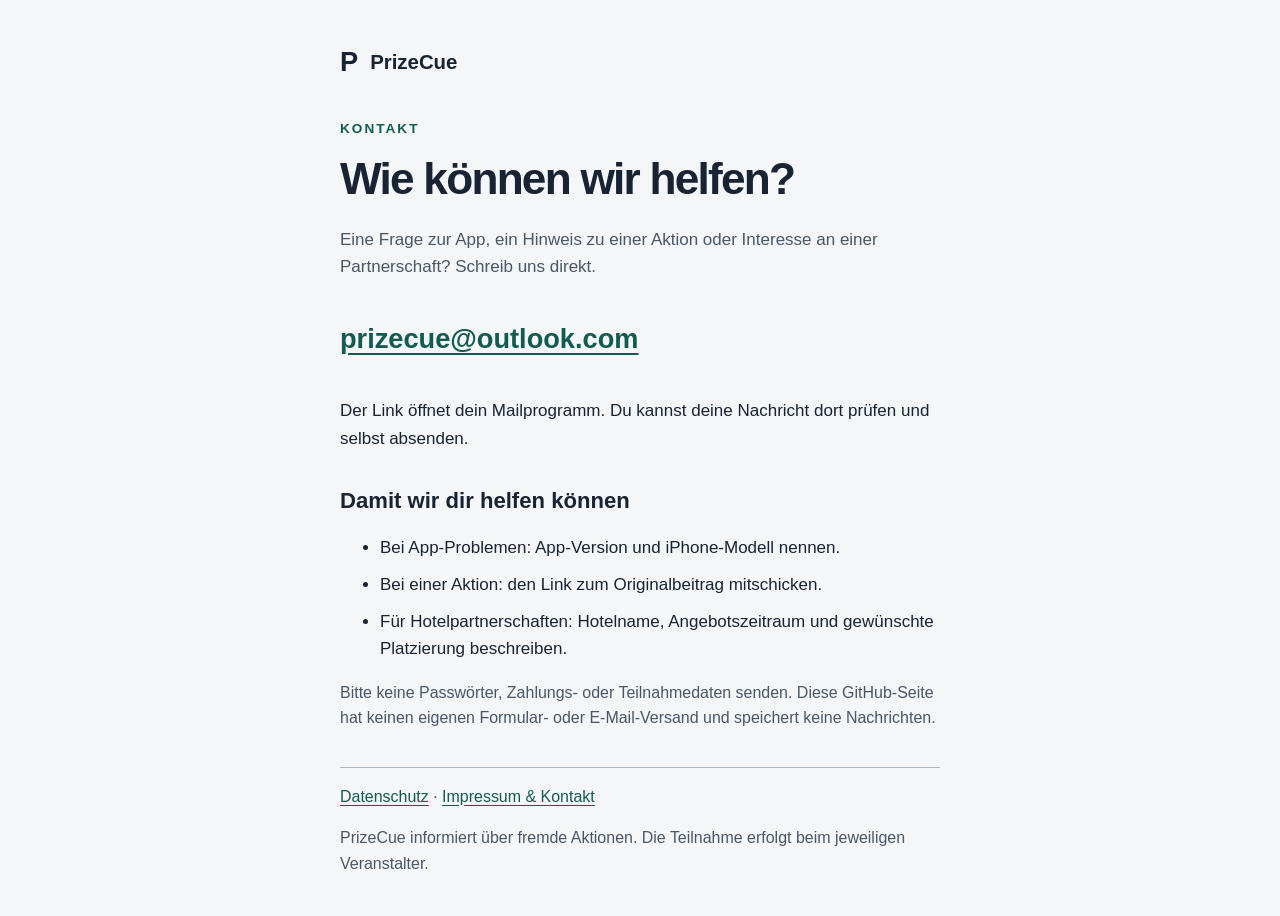
<file: index.html>
<!doctype html>
<html lang="de"><head><meta charset="utf-8"><meta name="viewport" content="width=device-width,initial-scale=1"><meta name="referrer" content="no-referrer"><meta name="color-scheme" content="light dark"><title>Kontakt · PrizeCue</title><link rel="stylesheet" href="style.css"></head>
<body><main><a class="brand" href="./">P<span>PrizeCue</span></a><p class="eyebrow">KONTAKT</p><h1>Wie können wir helfen?</h1><p class="intro">Eine Frage zur App, ein Hinweis zu einer Aktion oder Interesse an einer Partnerschaft? Schreib uns direkt.</p>
<a class="email" href="mailto:prizecue@outlook.com">prizecue@outlook.com</a>
<p>Der Link öffnet dein Mailprogramm. Du kannst deine Nachricht dort prüfen und selbst absenden.</p>
<h2>Damit wir dir helfen können</h2><ul><li>Bei App-Problemen: App-Version und iPhone-Modell nennen.</li><li>Bei einer Aktion: den Link zum Originalbeitrag mitschicken.</li><li>Für Hotelpartnerschaften: Hotelname, Angebotszeitraum und gewünschte Platzierung beschreiben.</li></ul>
<p class="privacy">Bitte keine Passwörter, Zahlungs- oder Teilnahmedaten senden. Diese GitHub-Seite hat keinen eigenen Formular- oder E-Mail-Versand und speichert keine Nachrichten.</p>
<footer><a href="datenschutz.html">Datenschutz</a> · <a href="impressum.html">Impressum & Kontakt</a><p>PrizeCue informiert über fremde Aktionen. Die Teilnahme erfolgt beim jeweiligen Veranstalter.</p></footer></main></body></html>
</file>
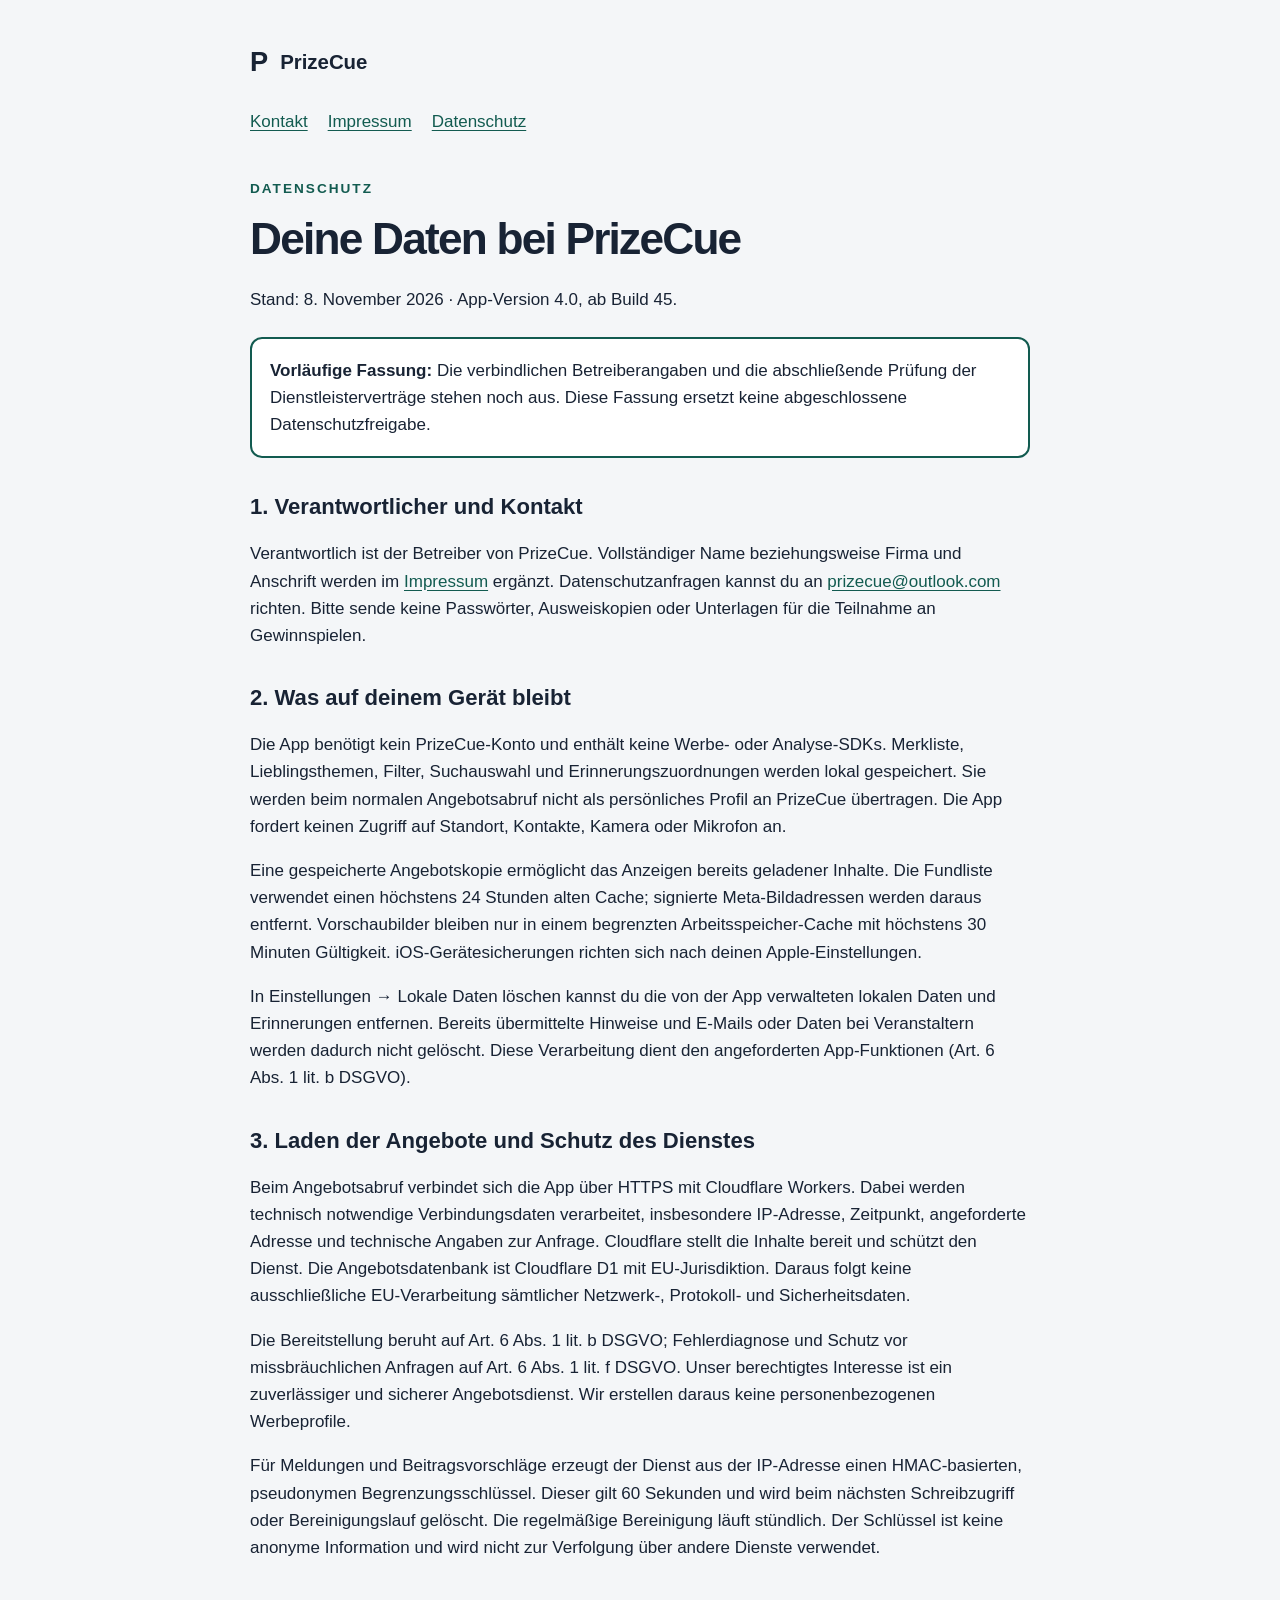
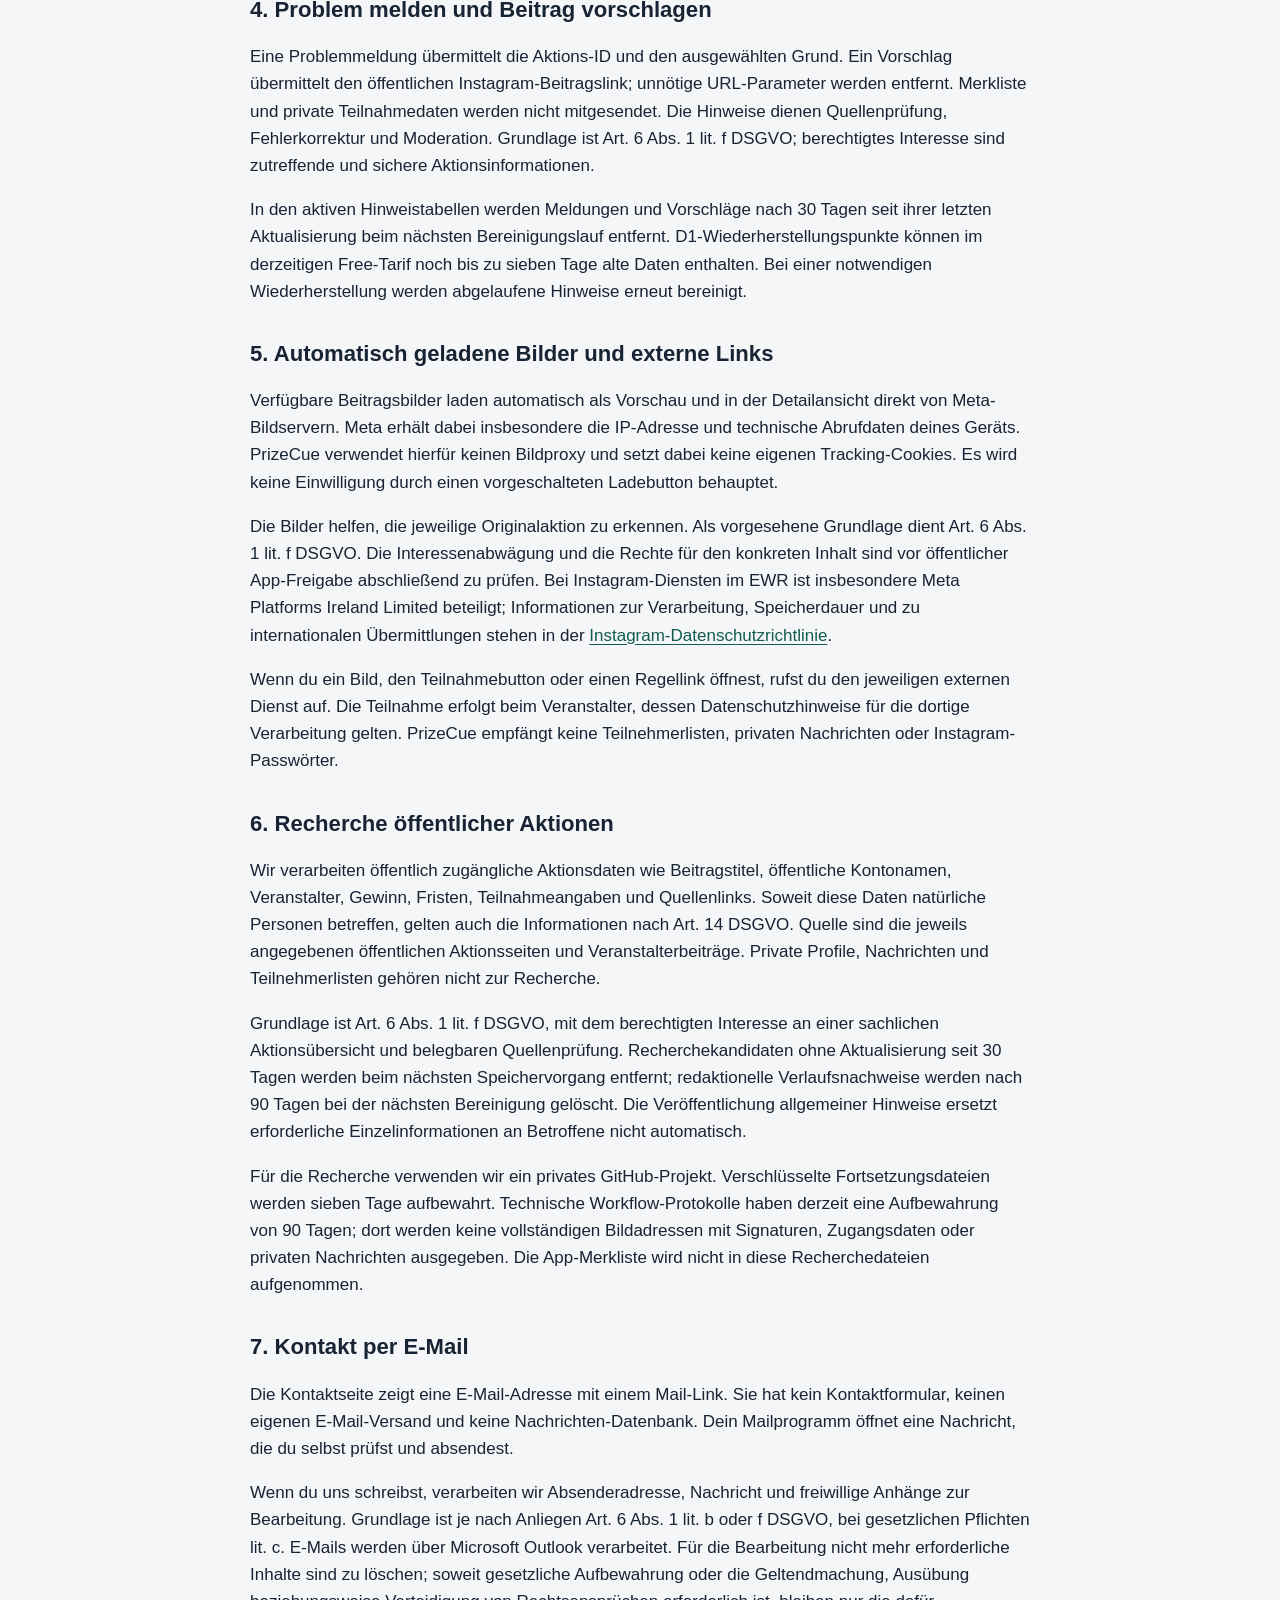
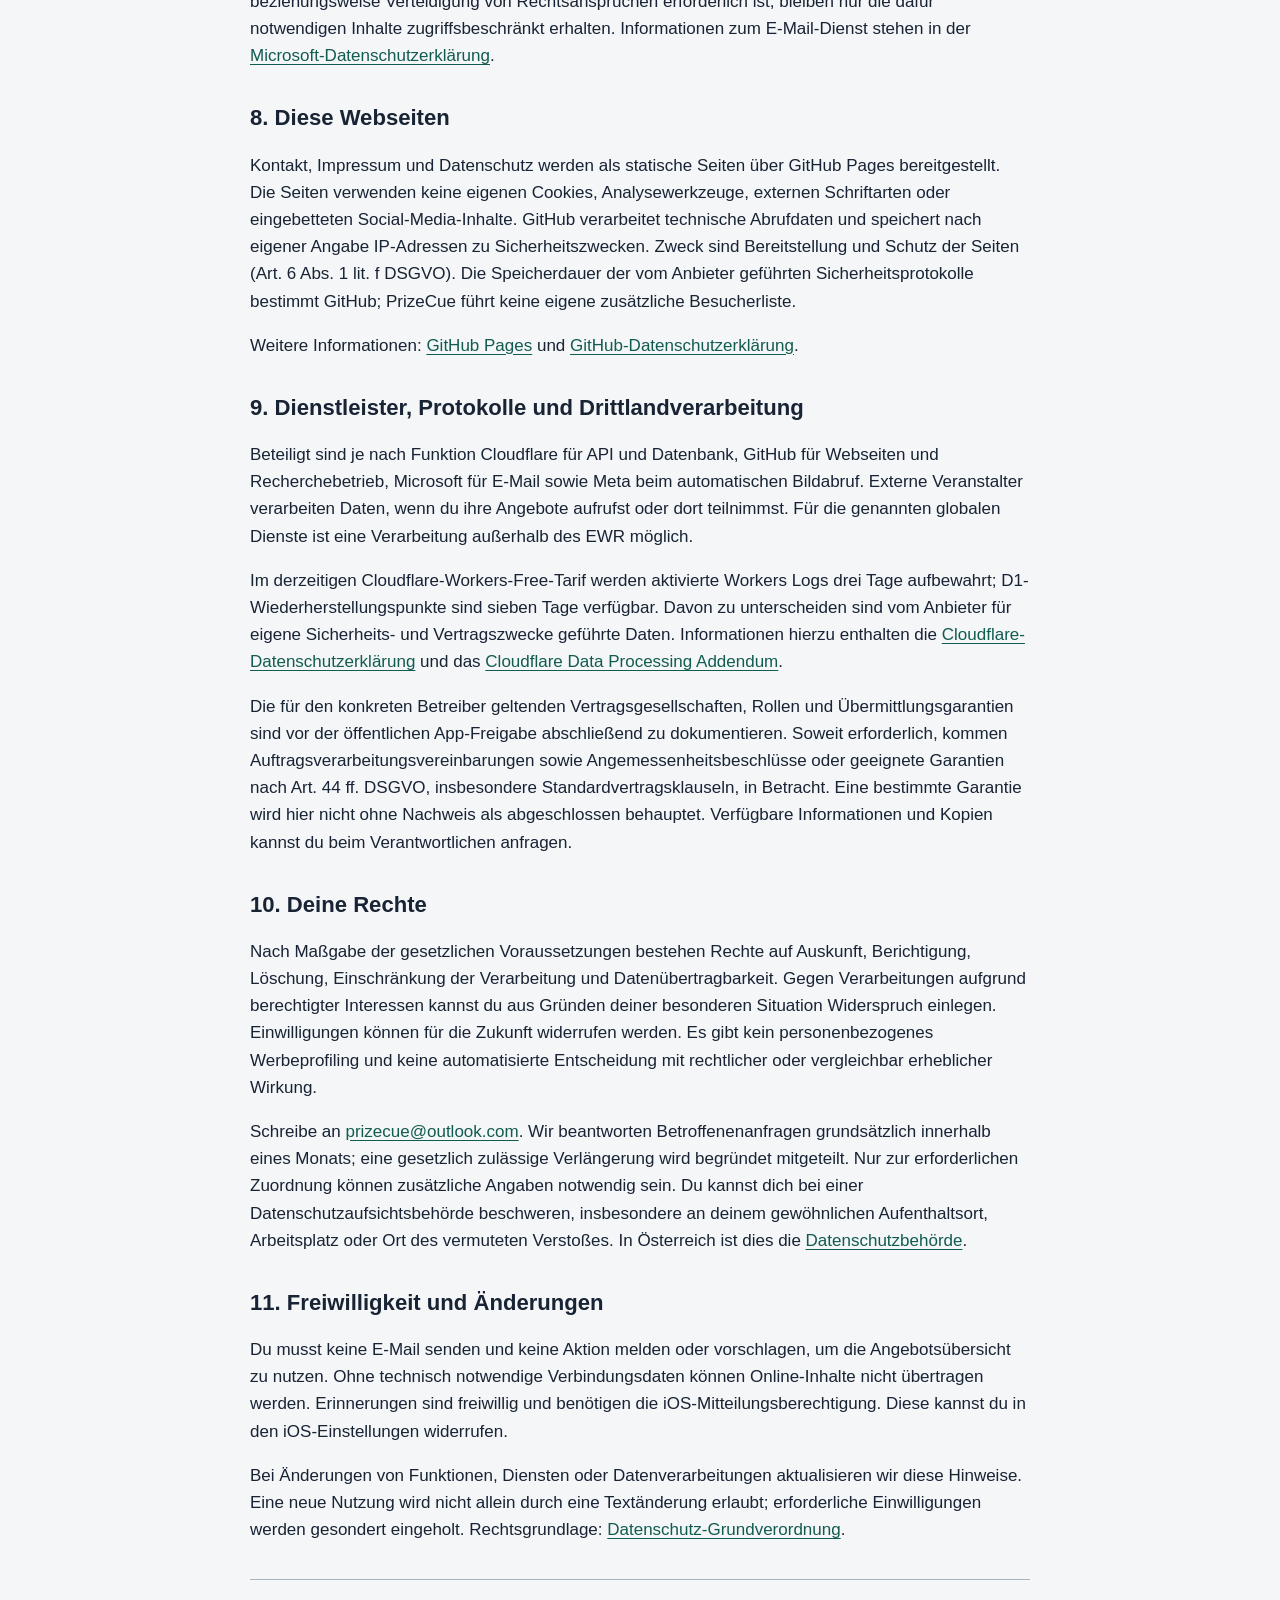
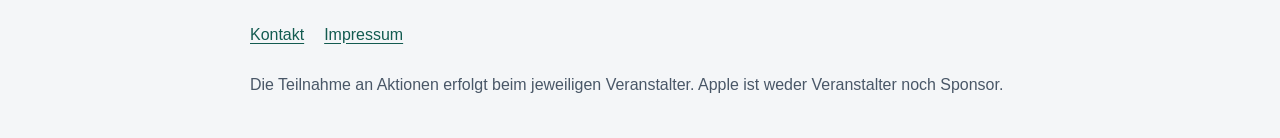
<file: datenschutz.html>
<!doctype html>
<html lang="de-AT">
<head>
  <meta charset="utf-8"><meta name="viewport" content="width=device-width,initial-scale=1">
  <meta name="referrer" content="no-referrer"><meta name="color-scheme" content="light dark">
  <meta name="description" content="Datenschutzinformationen für die PrizeCue-App und ihre Kontaktseiten.">
  <title>Datenschutz · PrizeCue</title><link rel="stylesheet" href="style.css">
</head>
<body>
<a class="skip" href="#inhalt">Zum Inhalt</a>
<main id="inhalt" class="legal">
  <a class="brand" href="./">P<span>PrizeCue</span></a>
  <nav aria-label="Rechtliches"><a href="./">Kontakt</a><a href="impressum.html">Impressum</a><a href="datenschutz.html" aria-current="page">Datenschutz</a></nav>
  <p class="eyebrow">DATENSCHUTZ</p><h1>Deine Daten bei PrizeCue</h1>
  <p>Stand: 8. November 2026 · App-Version 4.0, ab Build 45.</p>
  <aside class="draft" role="note"><strong>Vorläufige Fassung:</strong> Die verbindlichen Betreiberangaben und die abschließende Prüfung der Dienstleisterverträge stehen noch aus. Diese Fassung ersetzt keine abgeschlossene Datenschutzfreigabe.</aside>

  <h2>1. Verantwortlicher und Kontakt</h2>
  <p>Verantwortlich ist der Betreiber von PrizeCue. Vollständiger Name beziehungsweise Firma und Anschrift werden im <a href="impressum.html">Impressum</a> ergänzt. Datenschutzanfragen kannst du an <a href="mailto:prizecue@outlook.com">prizecue@outlook.com</a> richten. Bitte sende keine Passwörter, Ausweiskopien oder Unterlagen für die Teilnahme an Gewinnspielen.</p>

  <h2>2. Was auf deinem Gerät bleibt</h2>
  <p>Die App benötigt kein PrizeCue-Konto und enthält keine Werbe- oder Analyse-SDKs. Merkliste, Lieblingsthemen, Filter, Suchauswahl und Erinnerungszuordnungen werden lokal gespeichert. Sie werden beim normalen Angebotsabruf nicht als persönliches Profil an PrizeCue übertragen. Die App fordert keinen Zugriff auf Standort, Kontakte, Kamera oder Mikrofon an.</p>
  <p>Eine gespeicherte Angebotskopie ermöglicht das Anzeigen bereits geladener Inhalte. Die Fundliste verwendet einen höchstens 24 Stunden alten Cache; signierte Meta-Bildadressen werden daraus entfernt. Vorschaubilder bleiben nur in einem begrenzten Arbeitsspeicher-Cache mit höchstens 30 Minuten Gültigkeit. iOS-Gerätesicherungen richten sich nach deinen Apple-Einstellungen.</p>
  <p>In Einstellungen → Lokale Daten löschen kannst du die von der App verwalteten lokalen Daten und Erinnerungen entfernen. Bereits übermittelte Hinweise und E-Mails oder Daten bei Veranstaltern werden dadurch nicht gelöscht. Diese Verarbeitung dient den angeforderten App-Funktionen (Art. 6 Abs. 1 lit. b DSGVO).</p>

  <h2>3. Laden der Angebote und Schutz des Dienstes</h2>
  <p>Beim Angebotsabruf verbindet sich die App über HTTPS mit Cloudflare Workers. Dabei werden technisch notwendige Verbindungsdaten verarbeitet, insbesondere IP-Adresse, Zeitpunkt, angeforderte Adresse und technische Angaben zur Anfrage. Cloudflare stellt die Inhalte bereit und schützt den Dienst. Die Angebotsdatenbank ist Cloudflare D1 mit EU-Jurisdiktion. Daraus folgt keine ausschließliche EU-Verarbeitung sämtlicher Netzwerk-, Protokoll- und Sicherheitsdaten.</p>
  <p>Die Bereitstellung beruht auf Art. 6 Abs. 1 lit. b DSGVO; Fehlerdiagnose und Schutz vor missbräuchlichen Anfragen auf Art. 6 Abs. 1 lit. f DSGVO. Unser berechtigtes Interesse ist ein zuverlässiger und sicherer Angebotsdienst. Wir erstellen daraus keine personenbezogenen Werbeprofile.</p>
  <p>Für Meldungen und Beitragsvorschläge erzeugt der Dienst aus der IP-Adresse einen HMAC-basierten, pseudonymen Begrenzungsschlüssel. Dieser gilt 60 Sekunden und wird beim nächsten Schreibzugriff oder Bereinigungslauf gelöscht. Die regelmäßige Bereinigung läuft stündlich. Der Schlüssel ist keine anonyme Information und wird nicht zur Verfolgung über andere Dienste verwendet.</p>

  <h2>4. Problem melden und Beitrag vorschlagen</h2>
  <p>Eine Problemmeldung übermittelt die Aktions-ID und den ausgewählten Grund. Ein Vorschlag übermittelt den öffentlichen Instagram-Beitragslink; unnötige URL-Parameter werden entfernt. Merkliste und private Teilnahmedaten werden nicht mitgesendet. Die Hinweise dienen Quellenprüfung, Fehlerkorrektur und Moderation. Grundlage ist Art. 6 Abs. 1 lit. f DSGVO; berechtigtes Interesse sind zutreffende und sichere Aktionsinformationen.</p>
  <p>In den aktiven Hinweistabellen werden Meldungen und Vorschläge nach 30 Tagen seit ihrer letzten Aktualisierung beim nächsten Bereinigungslauf entfernt. D1-Wiederherstellungspunkte können im derzeitigen Free-Tarif noch bis zu sieben Tage alte Daten enthalten. Bei einer notwendigen Wiederherstellung werden abgelaufene Hinweise erneut bereinigt.</p>

  <h2>5. Automatisch geladene Bilder und externe Links</h2>
  <p>Verfügbare Beitragsbilder laden automatisch als Vorschau und in der Detailansicht direkt von Meta-Bildservern. Meta erhält dabei insbesondere die IP-Adresse und technische Abrufdaten deines Geräts. PrizeCue verwendet hierfür keinen Bildproxy und setzt dabei keine eigenen Tracking-Cookies. Es wird keine Einwilligung durch einen vorgeschalteten Ladebutton behauptet.</p>
  <p>Die Bilder helfen, die jeweilige Originalaktion zu erkennen. Als vorgesehene Grundlage dient Art. 6 Abs. 1 lit. f DSGVO. Die Interessenabwägung und die Rechte für den konkreten Inhalt sind vor öffentlicher App-Freigabe abschließend zu prüfen. Bei Instagram-Diensten im EWR ist insbesondere Meta Platforms Ireland Limited beteiligt; Informationen zur Verarbeitung, Speicherdauer und zu internationalen Übermittlungen stehen in der <a href="https://privacycenter.instagram.com/policy/">Instagram-Datenschutzrichtlinie</a>.</p>
  <p>Wenn du ein Bild, den Teilnahmebutton oder einen Regellink öffnest, rufst du den jeweiligen externen Dienst auf. Die Teilnahme erfolgt beim Veranstalter, dessen Datenschutzhinweise für die dortige Verarbeitung gelten. PrizeCue empfängt keine Teilnehmerlisten, privaten Nachrichten oder Instagram-Passwörter.</p>

  <h2>6. Recherche öffentlicher Aktionen</h2>
  <p>Wir verarbeiten öffentlich zugängliche Aktionsdaten wie Beitragstitel, öffentliche Kontonamen, Veranstalter, Gewinn, Fristen, Teilnahmeangaben und Quellenlinks. Soweit diese Daten natürliche Personen betreffen, gelten auch die Informationen nach Art. 14 DSGVO. Quelle sind die jeweils angegebenen öffentlichen Aktionsseiten und Veranstalterbeiträge. Private Profile, Nachrichten und Teilnehmerlisten gehören nicht zur Recherche.</p>
  <p>Grundlage ist Art. 6 Abs. 1 lit. f DSGVO, mit dem berechtigten Interesse an einer sachlichen Aktionsübersicht und belegbaren Quellenprüfung. Recherchekandidaten ohne Aktualisierung seit 30 Tagen werden beim nächsten Speichervorgang entfernt; redaktionelle Verlaufsnachweise werden nach 90 Tagen bei der nächsten Bereinigung gelöscht. Die Veröffentlichung allgemeiner Hinweise ersetzt erforderliche Einzelinformationen an Betroffene nicht automatisch.</p>
  <p>Für die Recherche verwenden wir ein privates GitHub-Projekt. Verschlüsselte Fortsetzungsdateien werden sieben Tage aufbewahrt. Technische Workflow-Protokolle haben derzeit eine Aufbewahrung von 90 Tagen; dort werden keine vollständigen Bildadressen mit Signaturen, Zugangsdaten oder privaten Nachrichten ausgegeben. Die App-Merkliste wird nicht in diese Recherchedateien aufgenommen.</p>

  <h2>7. Kontakt per E-Mail</h2>
  <p>Die Kontaktseite zeigt eine E-Mail-Adresse mit einem Mail-Link. Sie hat kein Kontaktformular, keinen eigenen E-Mail-Versand und keine Nachrichten-Datenbank. Dein Mailprogramm öffnet eine Nachricht, die du selbst prüfst und absendest.</p>
  <p>Wenn du uns schreibst, verarbeiten wir Absenderadresse, Nachricht und freiwillige Anhänge zur Bearbeitung. Grundlage ist je nach Anliegen Art. 6 Abs. 1 lit. b oder f DSGVO, bei gesetzlichen Pflichten lit. c. E-Mails werden über Microsoft Outlook verarbeitet. Für die Bearbeitung nicht mehr erforderliche Inhalte sind zu löschen; soweit gesetzliche Aufbewahrung oder die Geltendmachung, Ausübung beziehungsweise Verteidigung von Rechtsansprüchen erforderlich ist, bleiben nur die dafür notwendigen Inhalte zugriffsbeschränkt erhalten. Informationen zum E-Mail-Dienst stehen in der <a href="https://privacy.microsoft.com/de-de/privacystatement">Microsoft-Datenschutzerklärung</a>.</p>

  <h2>8. Diese Webseiten</h2>
  <p>Kontakt, Impressum und Datenschutz werden als statische Seiten über GitHub Pages bereitgestellt. Die Seiten verwenden keine eigenen Cookies, Analysewerkzeuge, externen Schriftarten oder eingebetteten Social-Media-Inhalte. GitHub verarbeitet technische Abrufdaten und speichert nach eigener Angabe IP-Adressen zu Sicherheitszwecken. Zweck sind Bereitstellung und Schutz der Seiten (Art. 6 Abs. 1 lit. f DSGVO). Die Speicherdauer der vom Anbieter geführten Sicherheitsprotokolle bestimmt GitHub; PrizeCue führt keine eigene zusätzliche Besucherliste.</p>
  <p>Weitere Informationen: <a href="https://docs.github.com/en/pages/getting-started-with-github-pages/what-is-github-pages">GitHub Pages</a> und <a href="https://docs.github.com/en/site-policy/privacy-policies/github-general-privacy-statement">GitHub-Datenschutzerklärung</a>.</p>

  <h2>9. Dienstleister, Protokolle und Drittlandverarbeitung</h2>
  <p>Beteiligt sind je nach Funktion Cloudflare für API und Datenbank, GitHub für Webseiten und Recherchebetrieb, Microsoft für E-Mail sowie Meta beim automatischen Bildabruf. Externe Veranstalter verarbeiten Daten, wenn du ihre Angebote aufrufst oder dort teilnimmst. Für die genannten globalen Dienste ist eine Verarbeitung außerhalb des EWR möglich.</p>
  <p>Im derzeitigen Cloudflare-Workers-Free-Tarif werden aktivierte Workers Logs drei Tage aufbewahrt; D1-Wiederherstellungspunkte sind sieben Tage verfügbar. Davon zu unterscheiden sind vom Anbieter für eigene Sicherheits- und Vertragszwecke geführte Daten. Informationen hierzu enthalten die <a href="https://www.cloudflare.com/privacypolicy/">Cloudflare-Datenschutzerklärung</a> und das <a href="https://www.cloudflare.com/cloudflare-customer-dpa/">Cloudflare Data Processing Addendum</a>.</p>
  <p>Die für den konkreten Betreiber geltenden Vertragsgesellschaften, Rollen und Übermittlungsgarantien sind vor der öffentlichen App-Freigabe abschließend zu dokumentieren. Soweit erforderlich, kommen Auftragsverarbeitungsvereinbarungen sowie Angemessenheitsbeschlüsse oder geeignete Garantien nach Art. 44 ff. DSGVO, insbesondere Standardvertragsklauseln, in Betracht. Eine bestimmte Garantie wird hier nicht ohne Nachweis als abgeschlossen behauptet. Verfügbare Informationen und Kopien kannst du beim Verantwortlichen anfragen.</p>

  <h2>10. Deine Rechte</h2>
  <p>Nach Maßgabe der gesetzlichen Voraussetzungen bestehen Rechte auf Auskunft, Berichtigung, Löschung, Einschränkung der Verarbeitung und Datenübertragbarkeit. Gegen Verarbeitungen aufgrund berechtigter Interessen kannst du aus Gründen deiner besonderen Situation Widerspruch einlegen. Einwilligungen können für die Zukunft widerrufen werden. Es gibt kein personenbezogenes Werbeprofiling und keine automatisierte Entscheidung mit rechtlicher oder vergleichbar erheblicher Wirkung.</p>
  <p>Schreibe an <a href="mailto:prizecue@outlook.com">prizecue@outlook.com</a>. Wir beantworten Betroffenenanfragen grundsätzlich innerhalb eines Monats; eine gesetzlich zulässige Verlängerung wird begründet mitgeteilt. Nur zur erforderlichen Zuordnung können zusätzliche Angaben notwendig sein. Du kannst dich bei einer Datenschutzaufsichtsbehörde beschweren, insbesondere an deinem gewöhnlichen Aufenthaltsort, Arbeitsplatz oder Ort des vermuteten Verstoßes. In Österreich ist dies die <a href="https://www.dsb.gv.at/">Datenschutzbehörde</a>.</p>

  <h2>11. Freiwilligkeit und Änderungen</h2>
  <p>Du musst keine E-Mail senden und keine Aktion melden oder vorschlagen, um die Angebotsübersicht zu nutzen. Ohne technisch notwendige Verbindungsdaten können Online-Inhalte nicht übertragen werden. Erinnerungen sind freiwillig und benötigen die iOS-Mitteilungsberechtigung. Diese kannst du in den iOS-Einstellungen widerrufen.</p>
  <p>Bei Änderungen von Funktionen, Diensten oder Datenverarbeitungen aktualisieren wir diese Hinweise. Eine neue Nutzung wird nicht allein durch eine Textänderung erlaubt; erforderliche Einwilligungen werden gesondert eingeholt. Rechtsgrundlage: <a href="https://eur-lex.europa.eu/legal-content/DE/TXT/?uri=CELEX:32016R0679">Datenschutz-Grundverordnung</a>.</p>
  <footer><nav aria-label="Weitere Seiten"><a href="./">Kontakt</a><a href="impressum.html">Impressum</a></nav><p>Die Teilnahme an Aktionen erfolgt beim jeweiligen Veranstalter. Apple ist weder Veranstalter noch Sponsor.</p></footer>
</main>
</body></html>
</file>
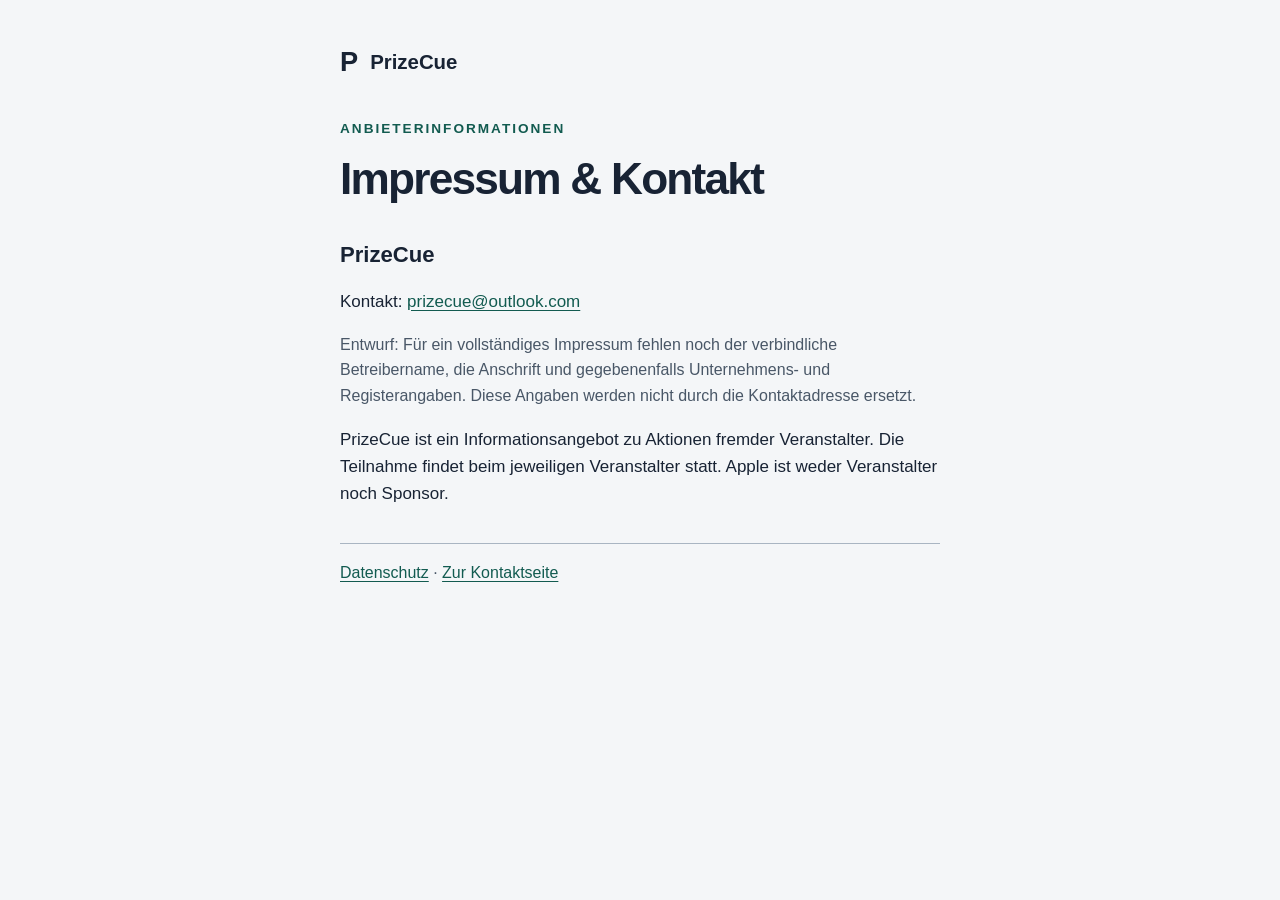
<file: impressum.html>
<!doctype html>
<html lang="de"><head><meta charset="utf-8"><meta name="viewport" content="width=device-width,initial-scale=1"><meta name="referrer" content="no-referrer"><meta name="color-scheme" content="light dark"><title>Impressum & Kontakt · PrizeCue</title><link rel="stylesheet" href="style.css"></head><body><main><a class="brand" href="./">P<span>PrizeCue</span></a><p class="eyebrow">ANBIETERINFORMATIONEN</p><h1>Impressum & Kontakt</h1><h2>PrizeCue</h2><p>Kontakt: <a href="mailto:prizecue@outlook.com">prizecue@outlook.com</a></p><p class="privacy">Entwurf: Für ein vollständiges Impressum fehlen noch der verbindliche Betreibername, die Anschrift und gegebenenfalls Unternehmens- und Registerangaben. Diese Angaben werden nicht durch die Kontaktadresse ersetzt.</p><p>PrizeCue ist ein Informationsangebot zu Aktionen fremder Veranstalter. Die Teilnahme findet beim jeweiligen Veranstalter statt. Apple ist weder Veranstalter noch Sponsor.</p><footer><a href="datenschutz.html">Datenschutz</a> · <a href="./">Zur Kontaktseite</a></footer></main></body></html>
</file>
<file: style.css>
:root{font:17px/1.6 -apple-system,BlinkMacSystemFont,"Segoe UI",sans-serif;color:#182334;background:#f4f6f8;color-scheme:light dark;--border:#a9b5c2;--muted:#495767;--accent:#125b50;--panel:#fff}*{box-sizing:border-box}body{margin:0}main{width:min(100% - 40px,600px);margin:40px auto}.legal{max-width:780px;width:calc(100% - 40px)}.brand{display:flex;align-items:center;gap:12px;text-decoration:none;color:inherit;font-size:1.6rem;font-weight:800;min-height:44px}.brand span{font-size:1.2rem}.eyebrow{font-size:.8rem;font-weight:800;letter-spacing:2px;color:var(--accent);margin-top:2rem}h1{font-size:clamp(2rem,6vw,2.6rem);letter-spacing:-.04em;line-height:1.18;margin:12px 0 20px}h2{font-size:1.3rem;line-height:1.35;margin-top:2rem}.intro{color:var(--muted)}p,li,a{overflow-wrap:anywhere}a{color:var(--accent);text-underline-offset:.18em}a:focus-visible{outline:3px solid var(--accent);outline-offset:4px;border-radius:2px}.email{display:block;font-weight:750;font-size:clamp(1.15rem,5vw,1.6rem);padding:20px 0}nav{display:flex;flex-wrap:wrap;gap:4px 20px;margin-top:16px}nav a{display:inline-flex;align-items:center;min-height:44px}li{margin:10px 0}.privacy,footer{font-size:.94rem;color:var(--muted)}footer{margin-top:36px;border-top:1px solid var(--border);padding-top:16px}.draft{padding:18px;border:2px solid var(--accent);background:var(--panel);border-radius:12px;margin:24px 0}.skip{position:absolute;top:-150px;left:20px;padding:12px;background:var(--panel);z-index:10}.skip:focus{top:10px}@media(prefers-color-scheme:dark){:root{color:#eff3f7;background:#101923;--panel:#1a2733;--border:#607486;--muted:#c5d0dc;--accent:#70e4ce}}@media(prefers-contrast:more){:root{--muted:currentColor;--border:currentColor}}@media(max-width:500px){main{margin-top:24px}.eyebrow{margin-top:24px}}
</file>
